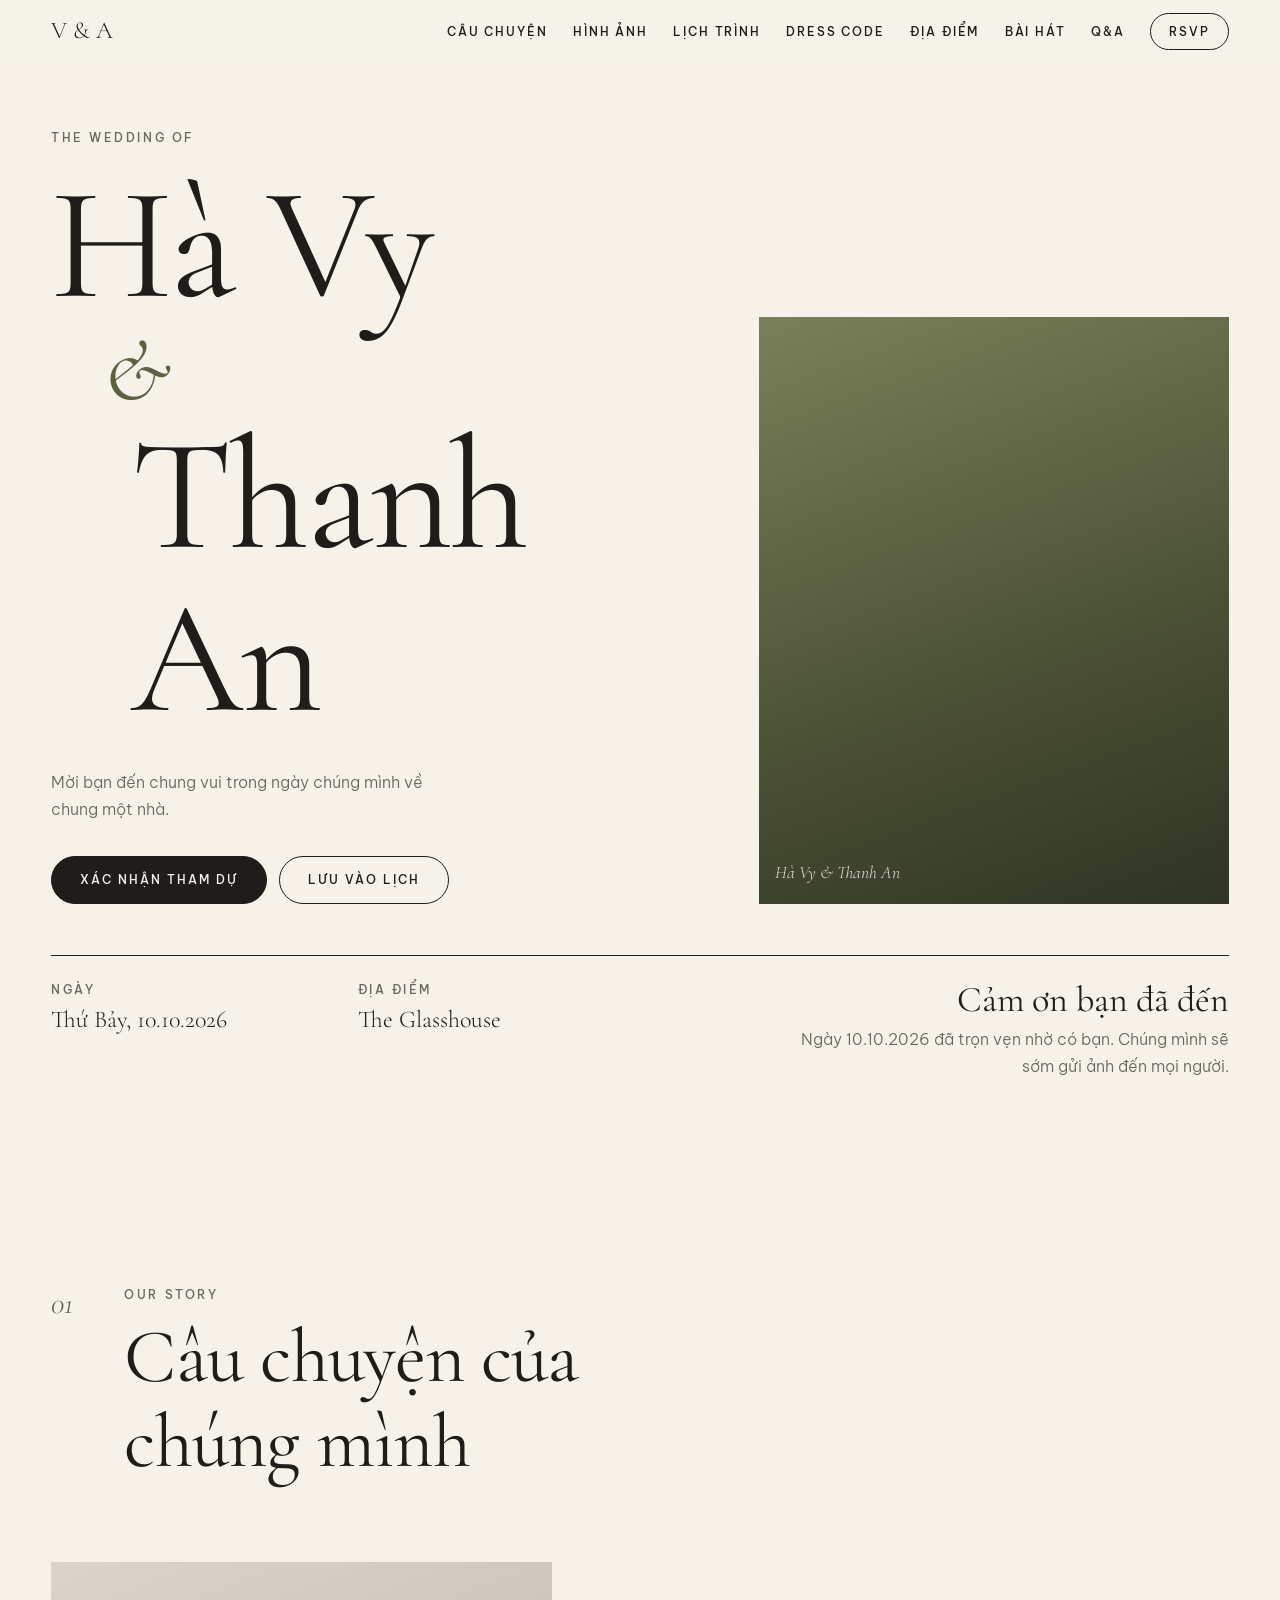
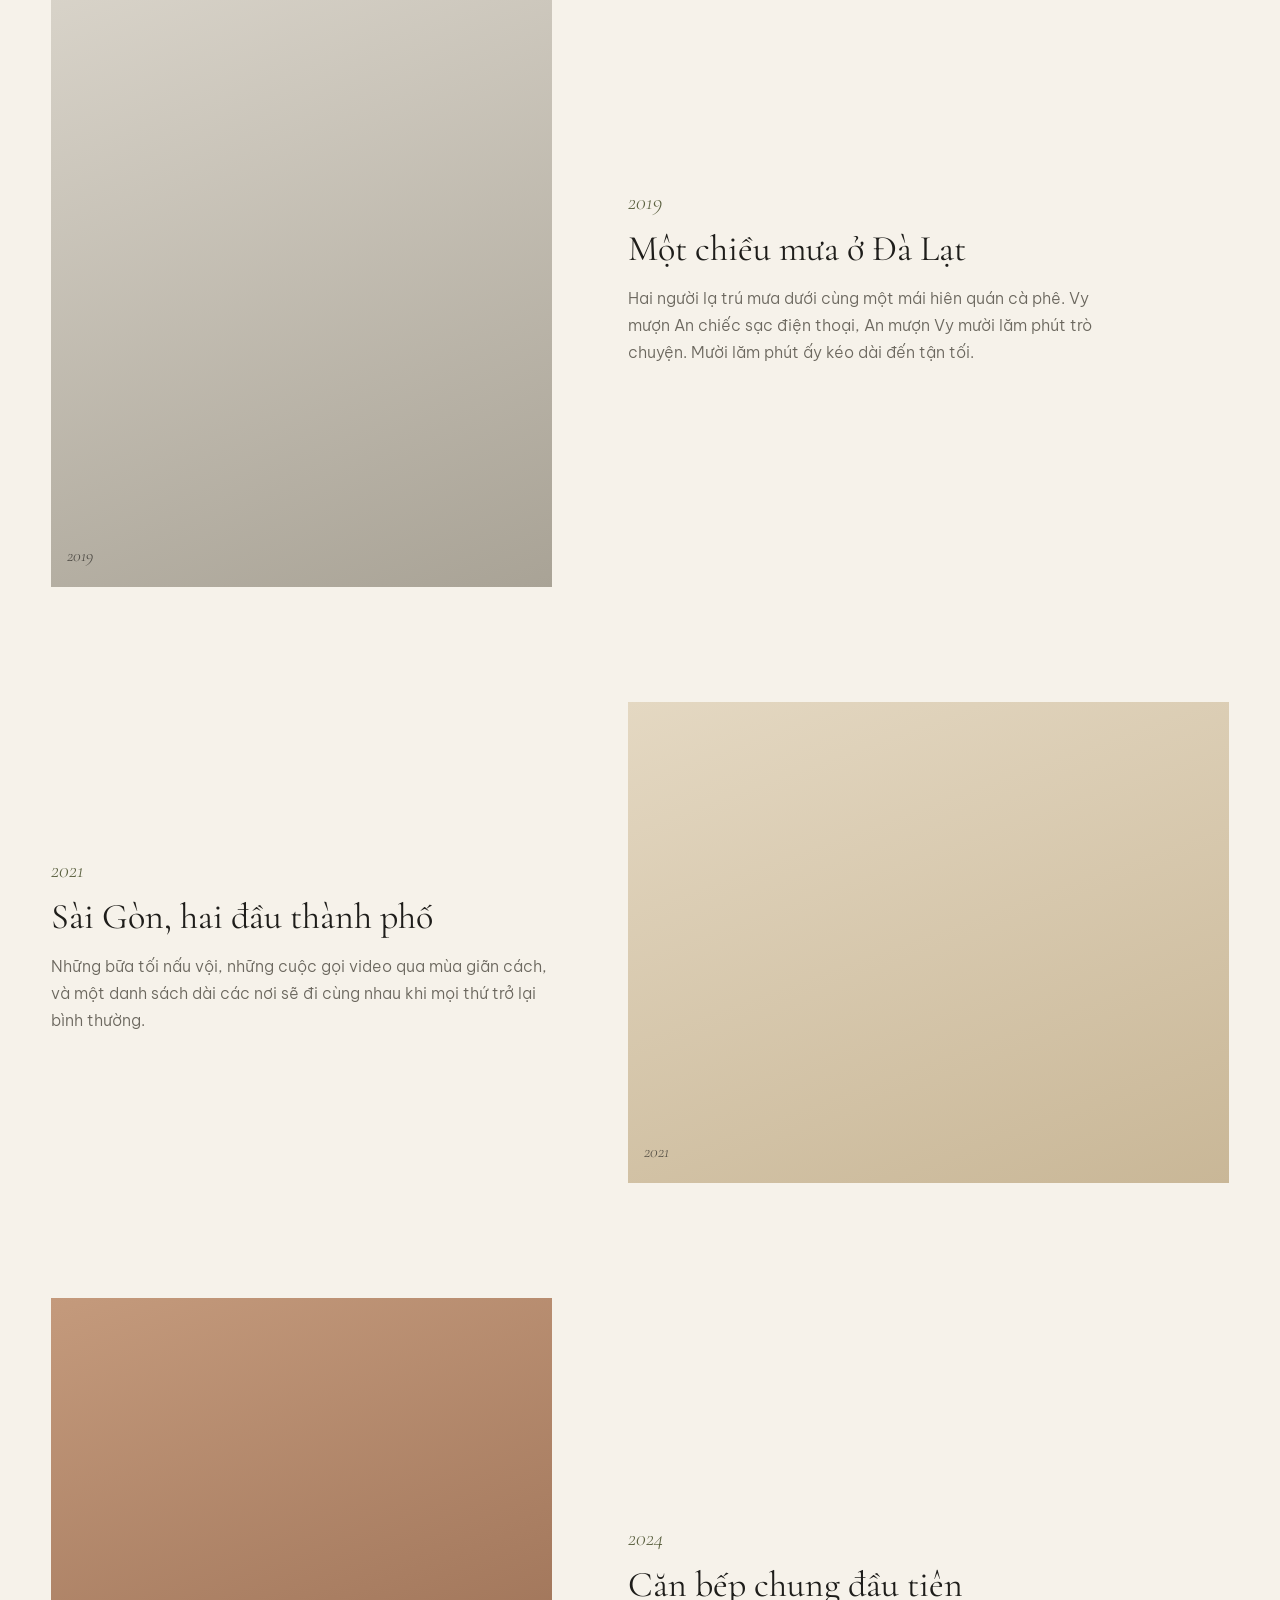
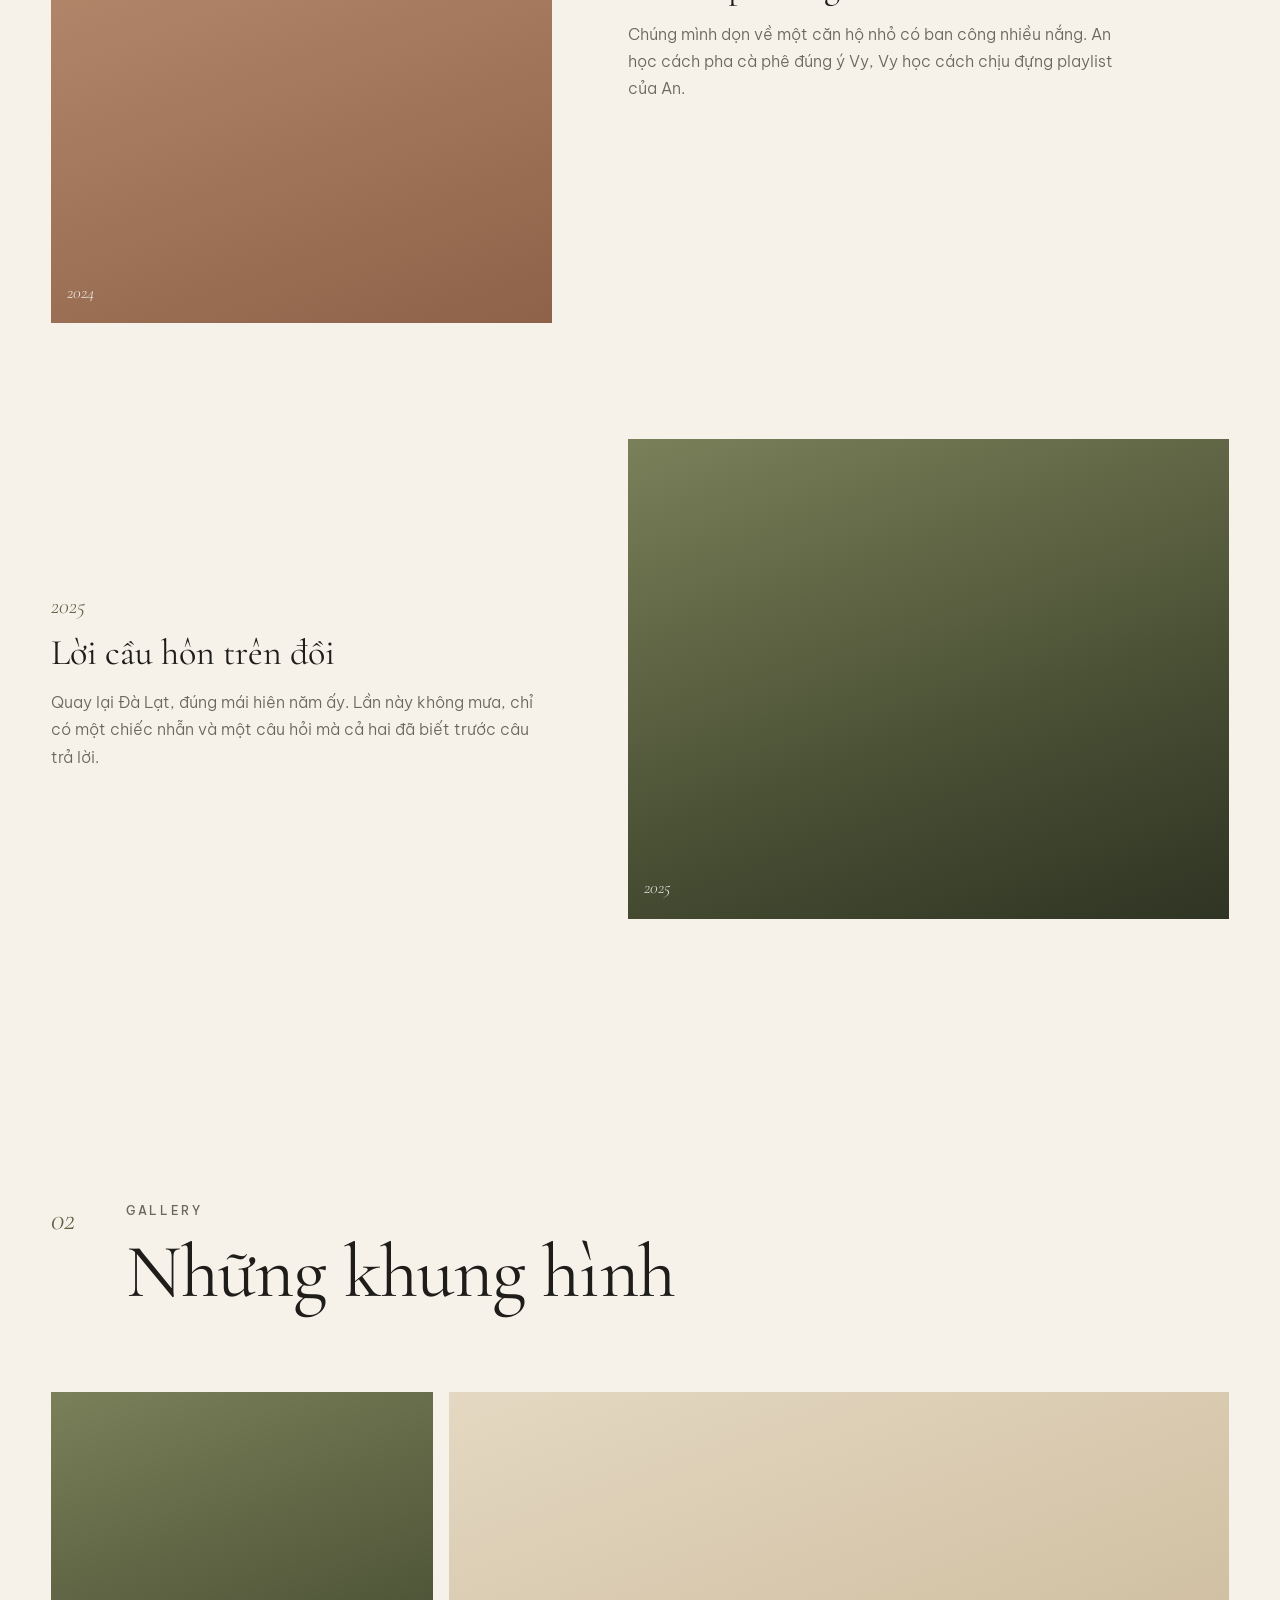
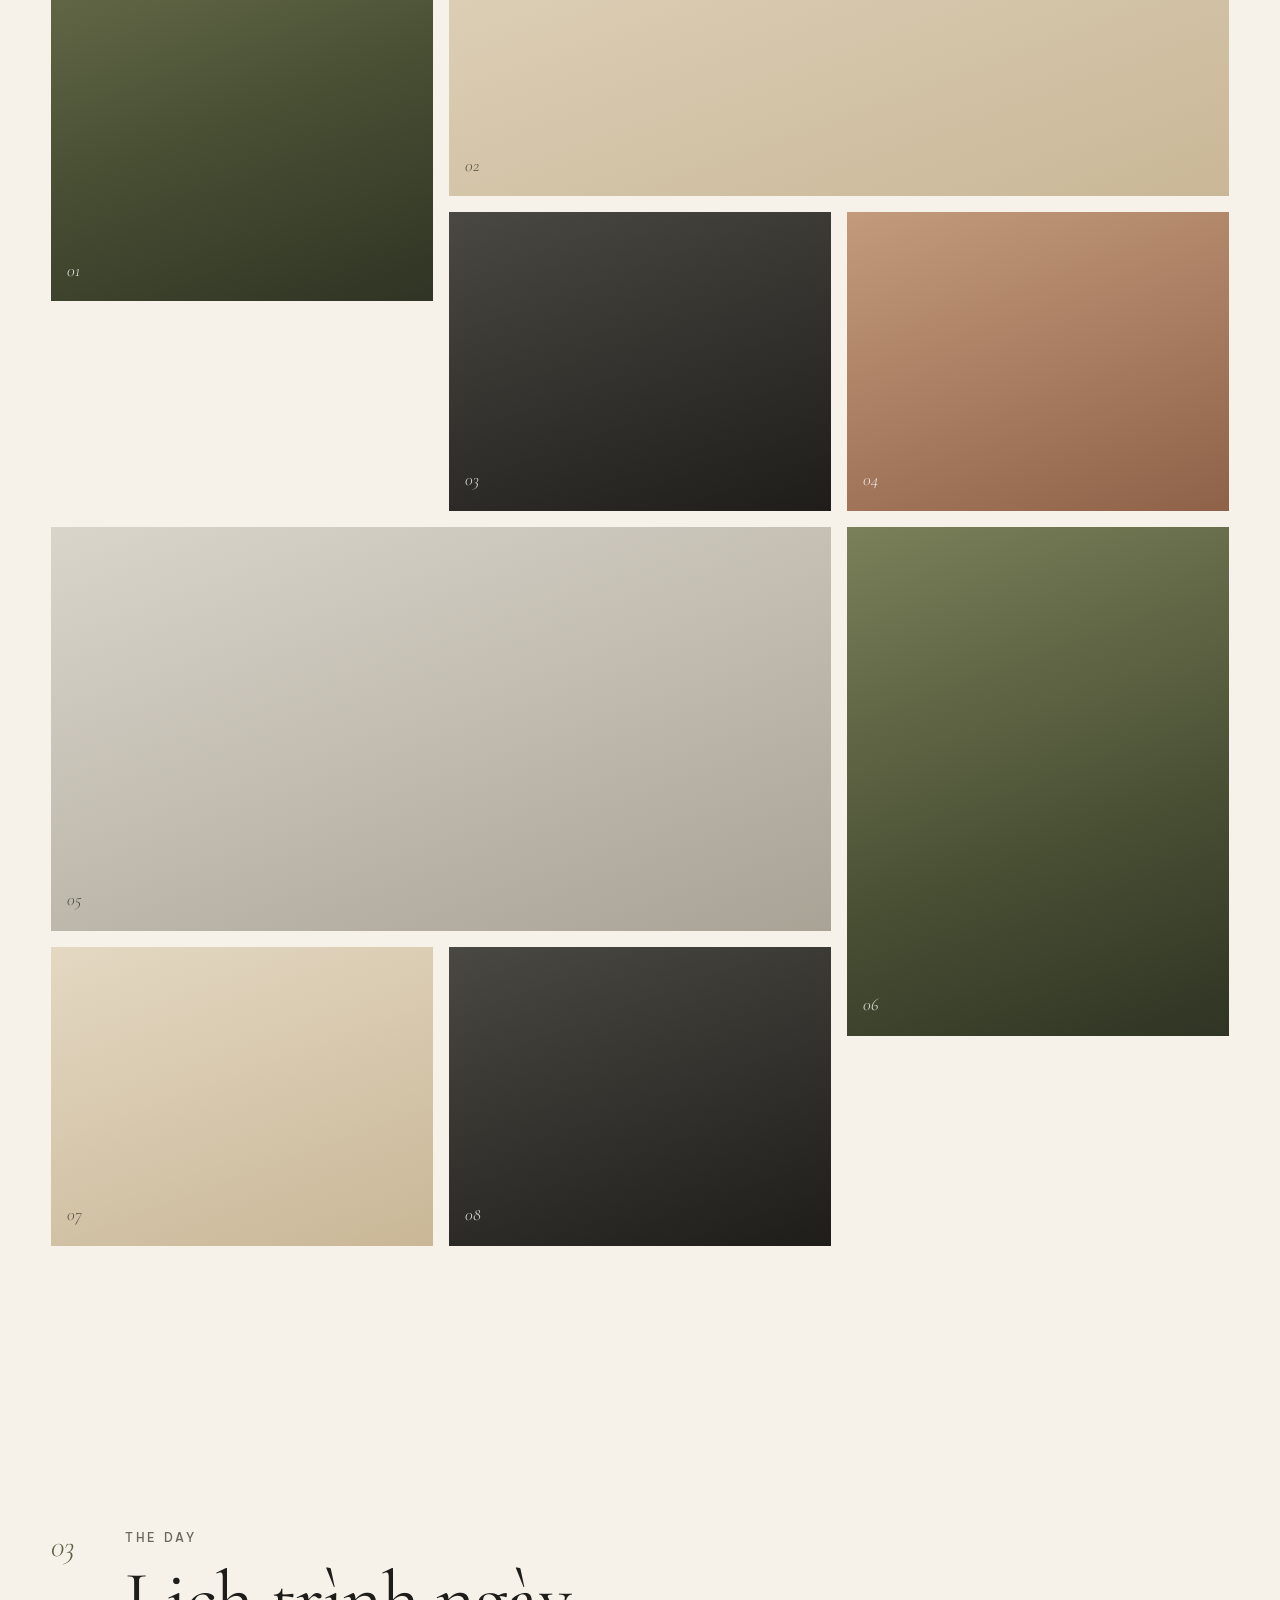
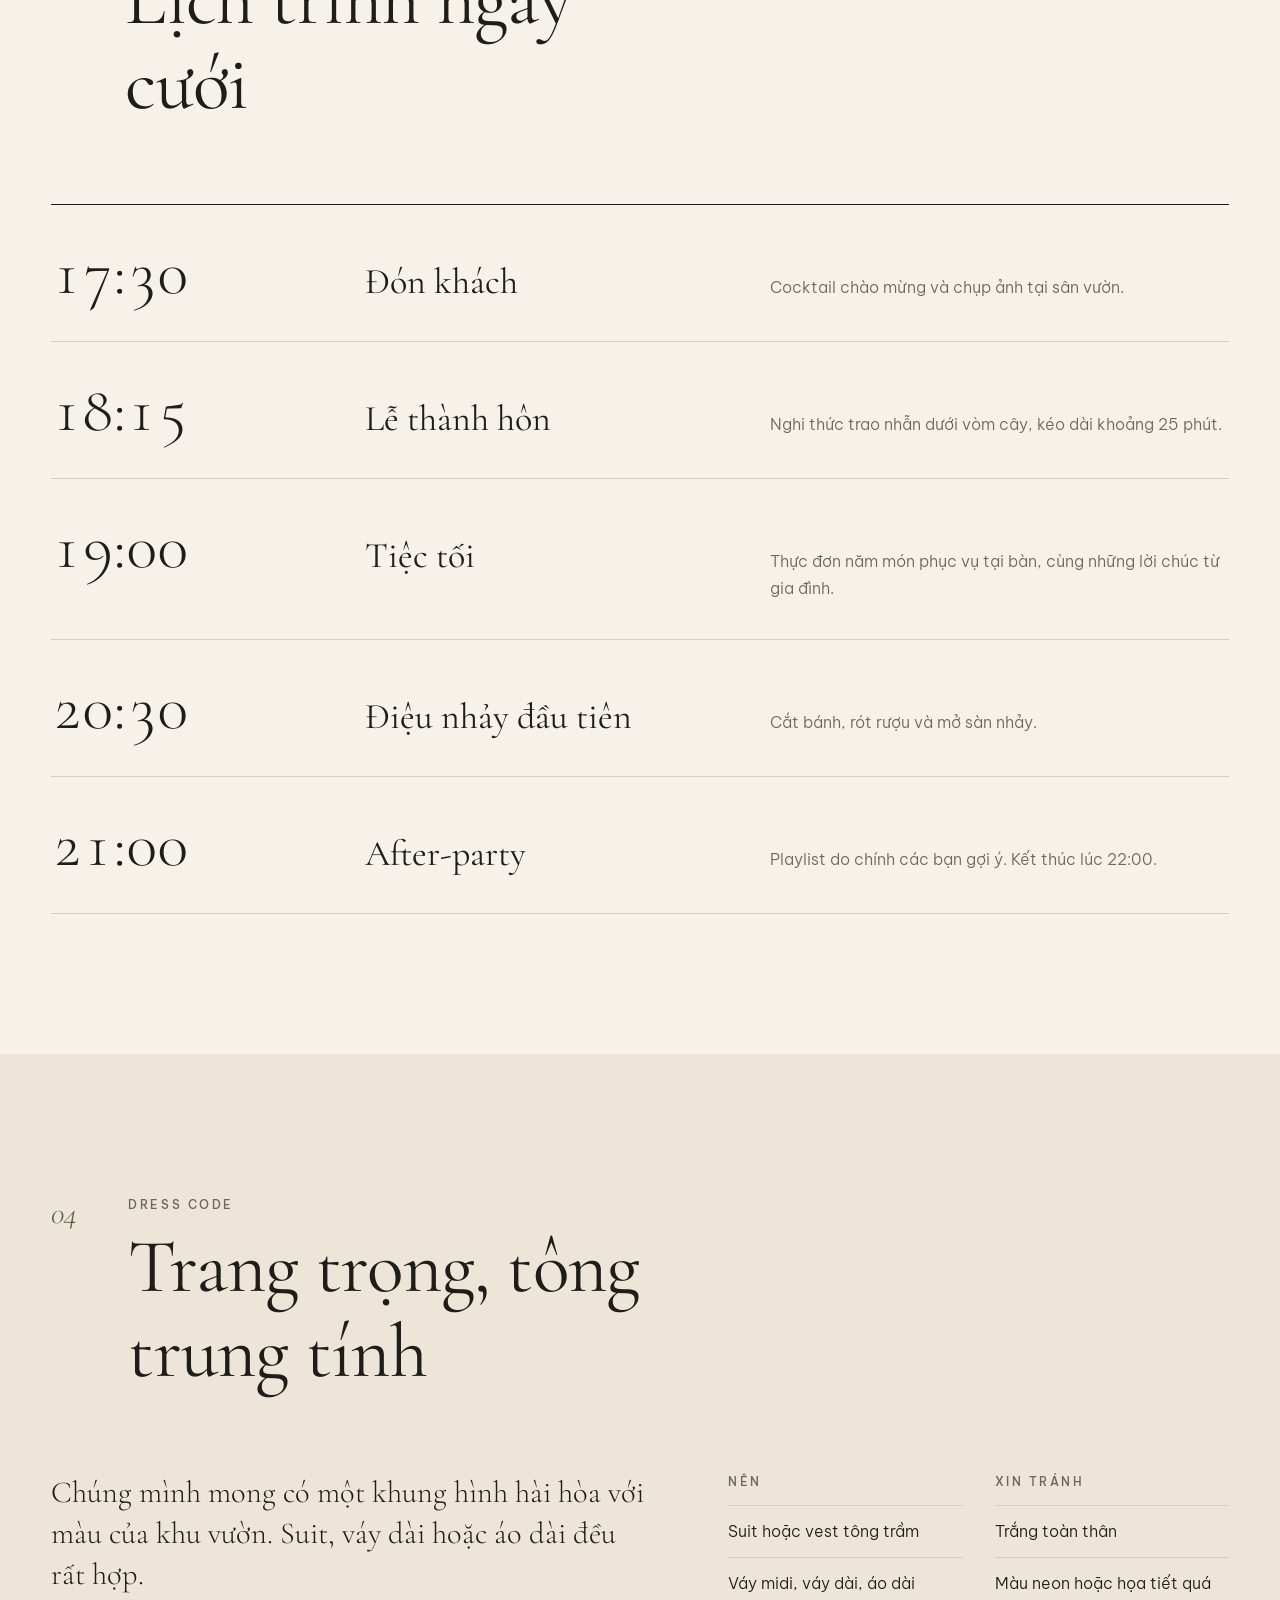
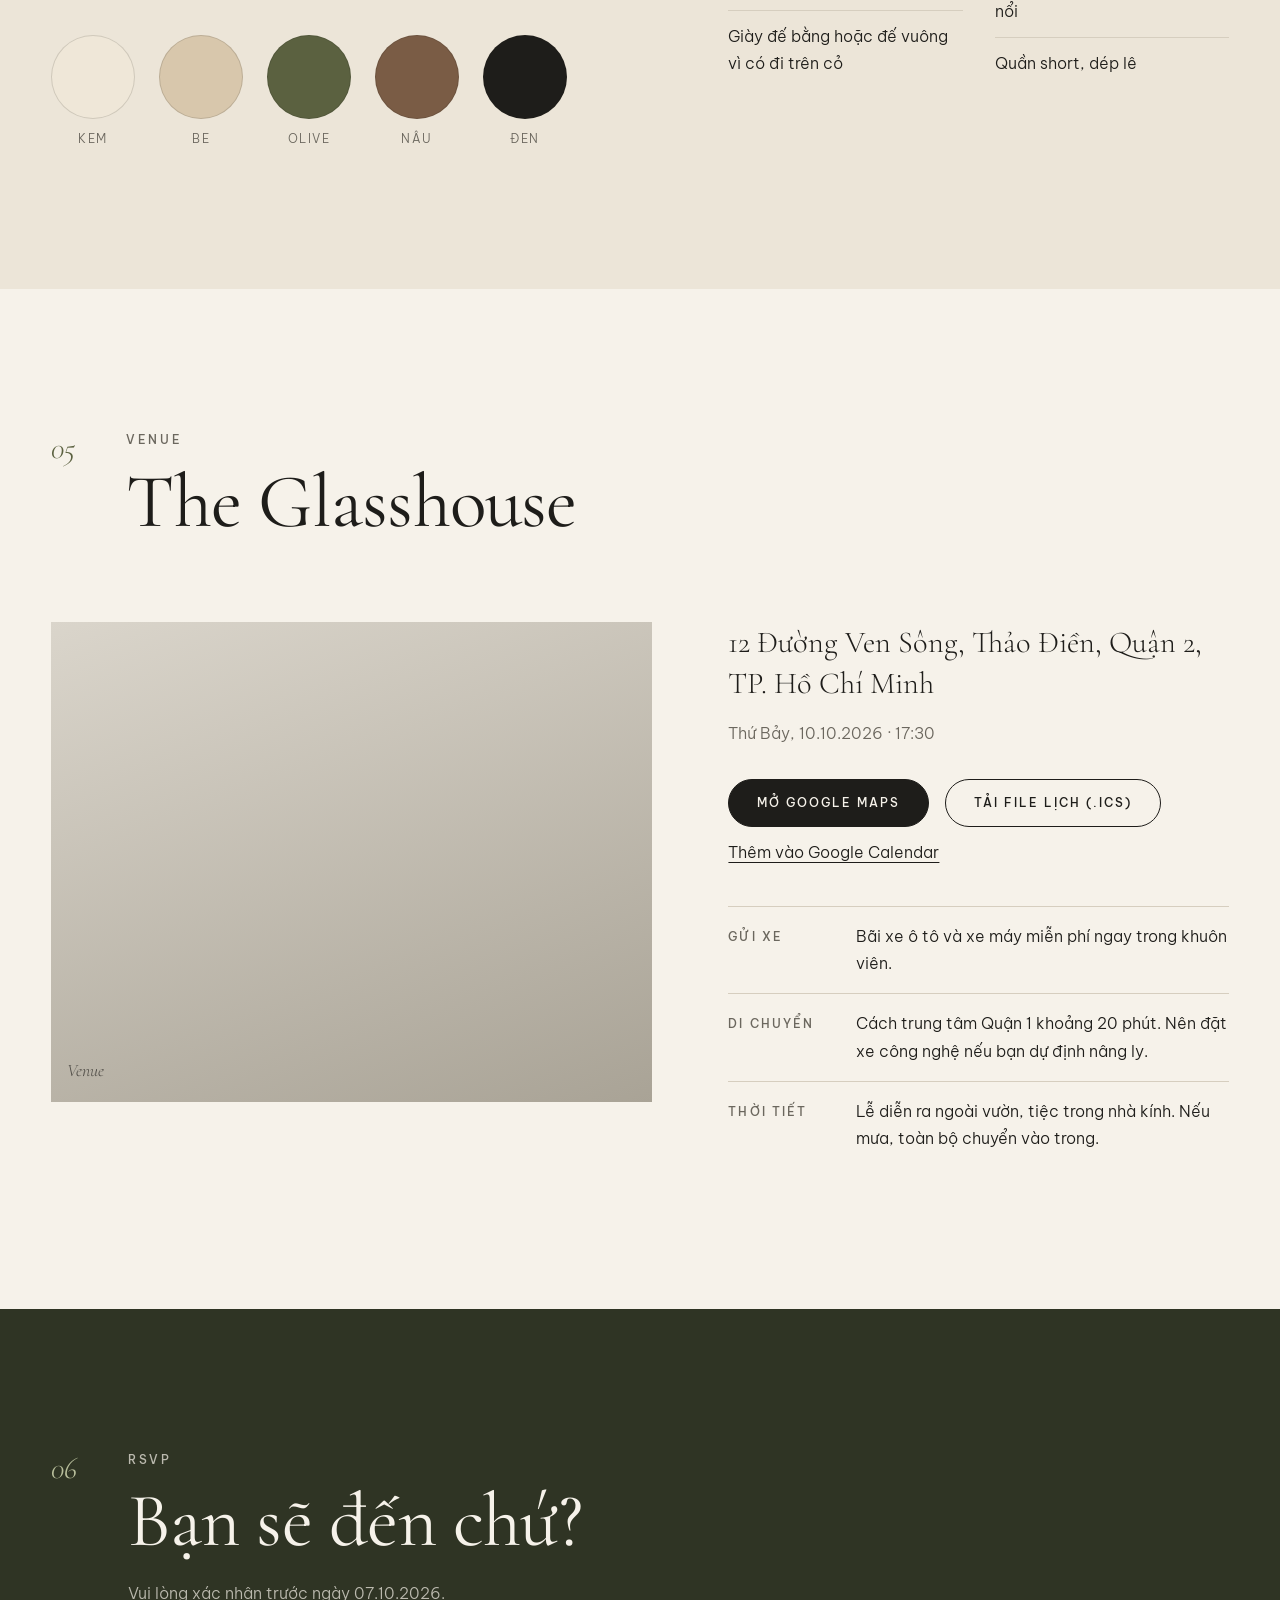
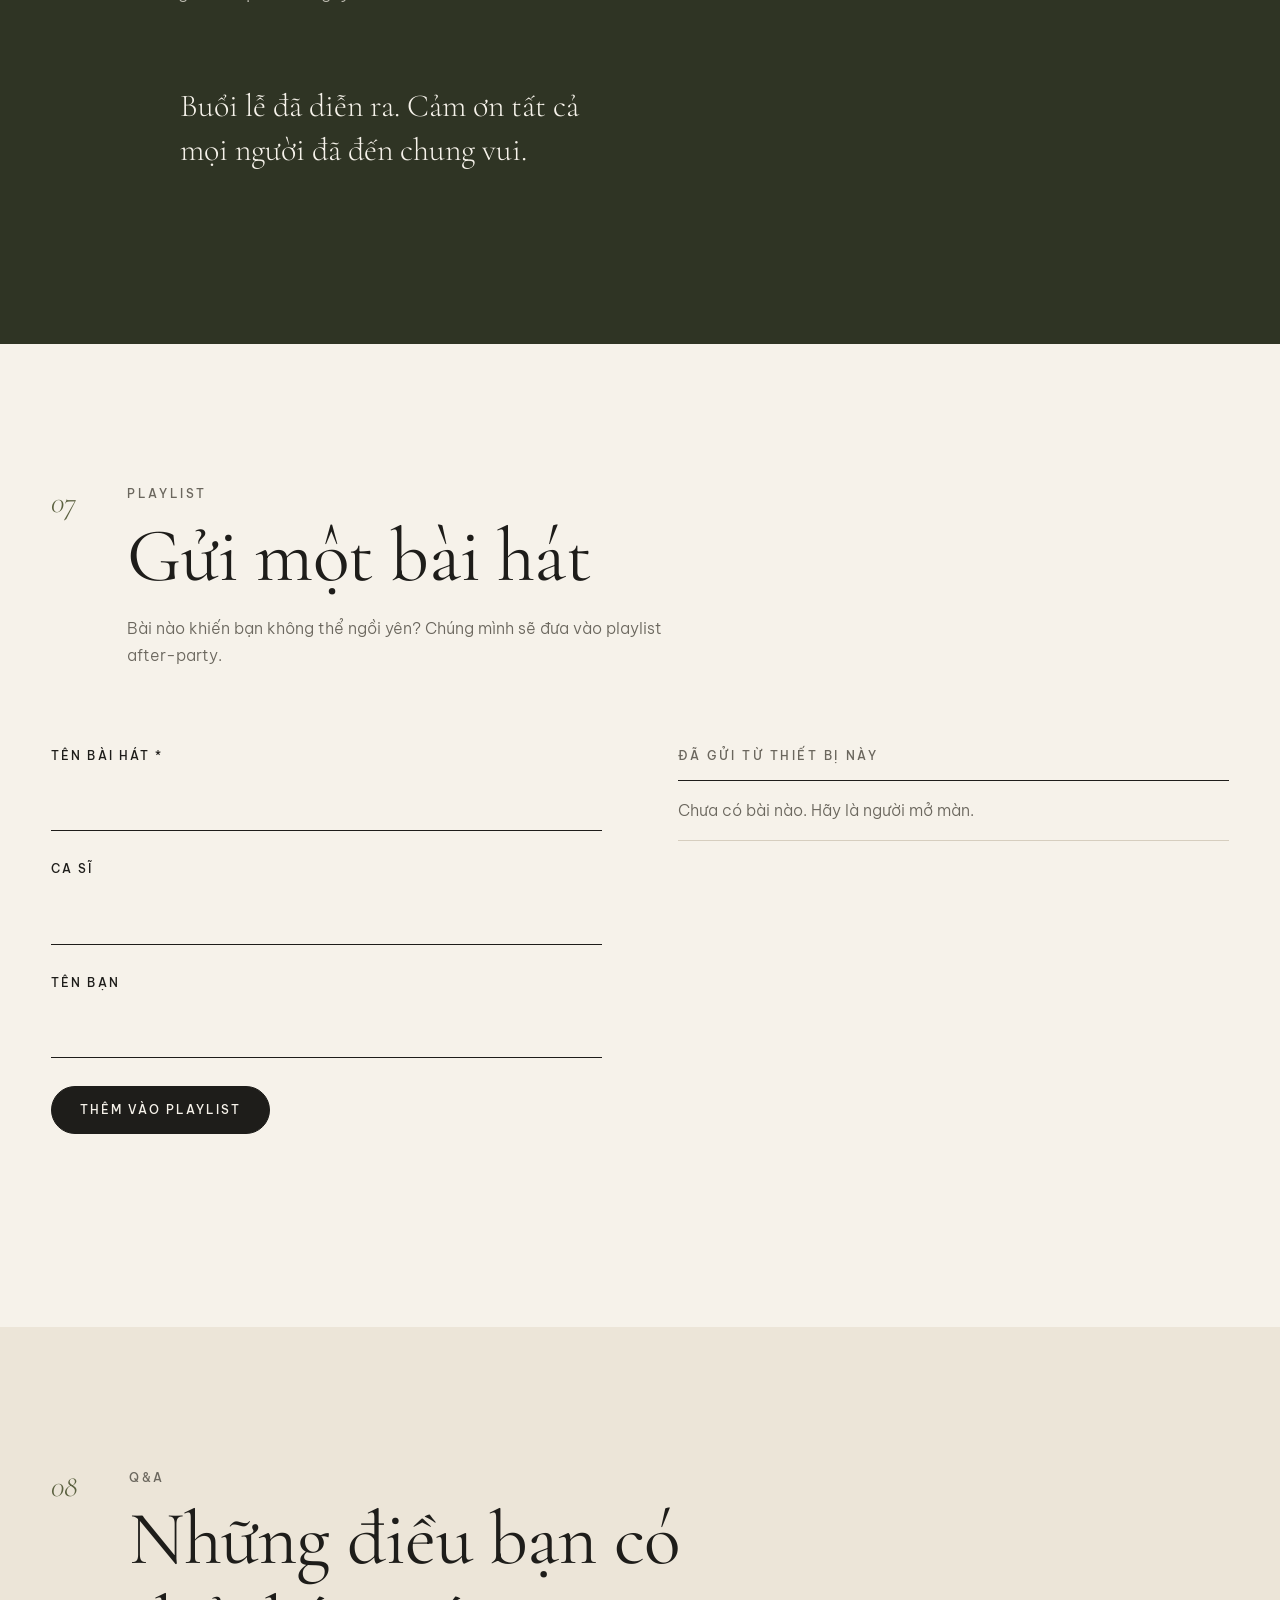
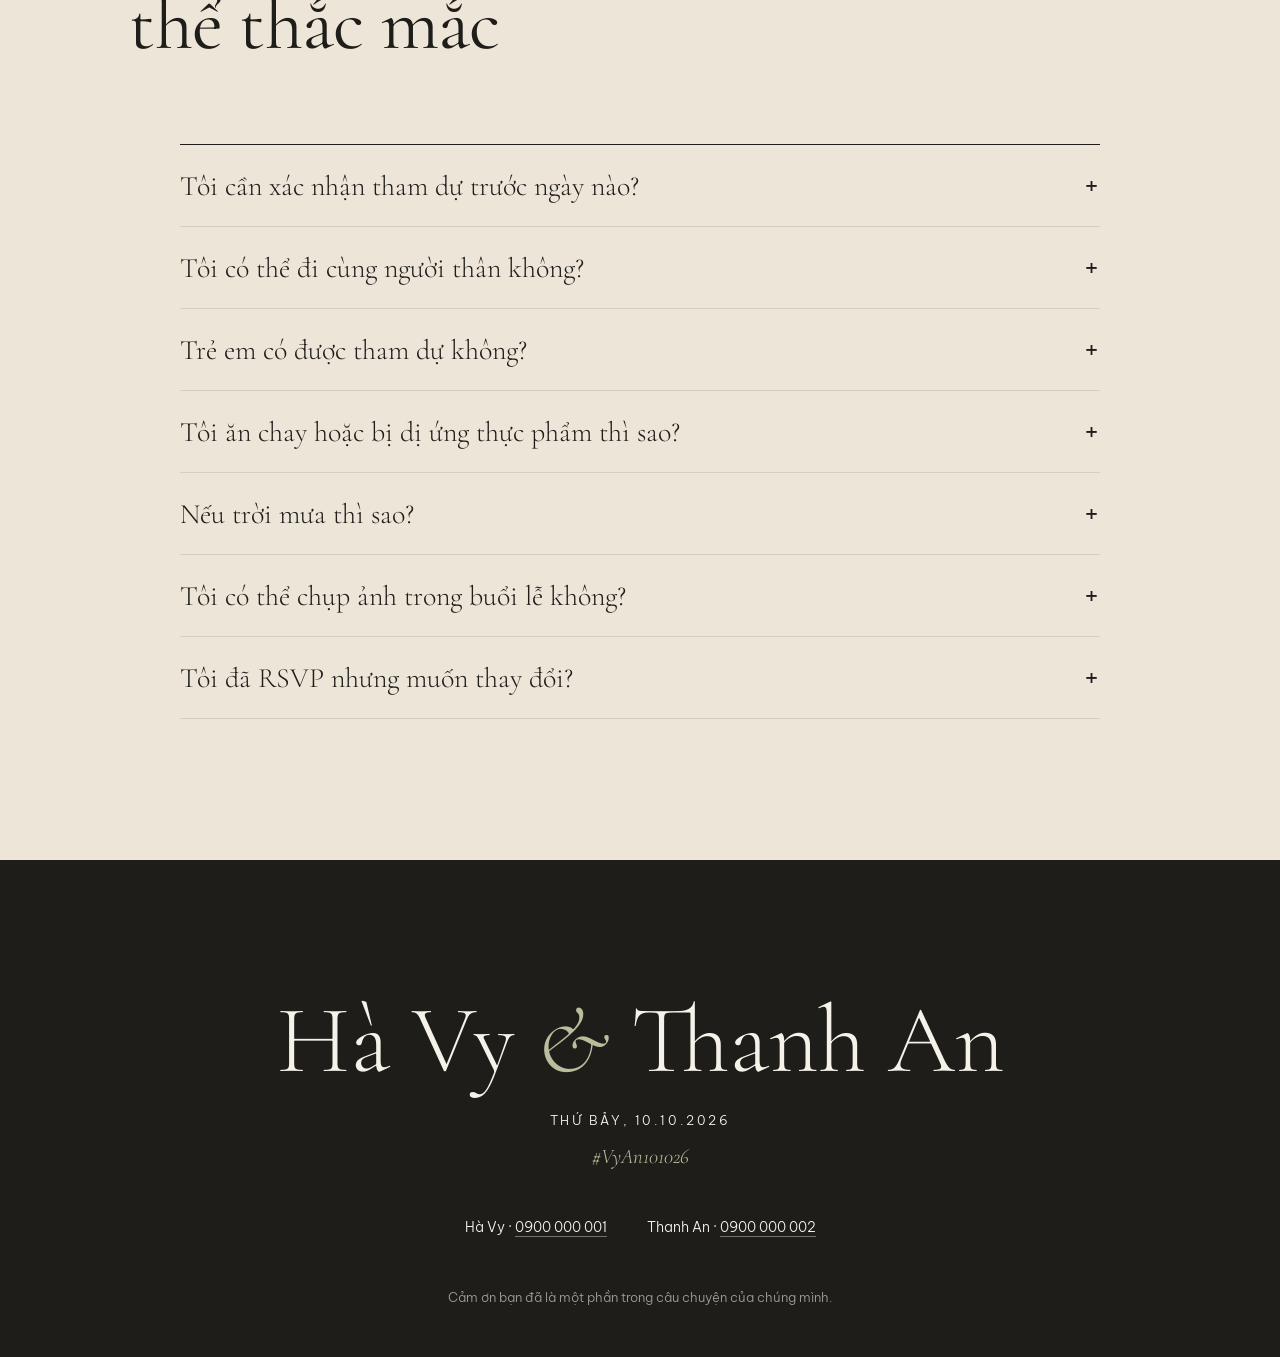
<file: index.html>
<!DOCTYPE html>
<html lang="vi">
<head>
  <meta charset="UTF-8">
  <meta name="viewport" content="width=device-width, initial-scale=1">
  <title>Hà Vy & Thanh An · 10.10.2026</title>
  <meta name="description" content="Mời bạn đến chung vui cùng Hà Vy và Thanh An, Thứ Bảy 10.10.2026.">
  <meta property="og:title" content="Hà Vy & Thanh An · 10.10.2026">
  <meta property="og:description" content="Câu chuyện, lịch trình, địa điểm và RSVP cho ngày cưới của chúng mình.">
  <meta property="og:type" content="website">
  <meta property="og:image" content="images/og-cover.jpg">
  <meta name="theme-color" content="#F6F2EA">
  <link rel="preconnect" href="https://fonts.googleapis.com">
  <link rel="preconnect" href="https://fonts.gstatic.com" crossorigin>
  <link href="https://fonts.googleapis.com/css2?family=Be+Vietnam+Pro:wght@300;400;500&family=Cormorant+Garamond:ital,wght@0,400;0,500;1,400&display=swap" rel="stylesheet">
  <link rel="stylesheet" href="css/styles.css">
  <script>document.documentElement.classList.add("js");</script>
</head>
<body>
  <a class="skip" href="#main">Bỏ qua điều hướng</a>

  <header class="nav" id="nav">
    <a class="nav__mark" href="#top" data-bind="monogram">V &amp; A</a>
    <button class="nav__toggle" id="nav-toggle" aria-expanded="false" aria-controls="nav-links">
      <span class="nav__toggle-label">Menu</span>
    </button>
    <nav class="nav__links" id="nav-links" aria-label="Điều hướng chính">
      <a href="#story">Câu chuyện</a>
      <a href="#gallery">Hình ảnh</a>
      <a href="#schedule">Lịch trình</a>
      <a href="#dress">Dress code</a>
      <a href="#venue">Địa điểm</a>
      <a href="#songs">Bài hát</a>
      <a href="#qa">Q&amp;A</a>
      <a class="nav__cta" href="#rsvp">RSVP</a>
    </nav>
  </header>

  <main id="main">
    <!-- HERO -->
    <section class="hero" id="top">
      <div class="hero__text">
        <p class="eyebrow">The wedding of</p>
        <h1 class="hero__names">
          <span data-bind="bride">Hà Vy</span>
          <em class="hero__amp">&amp;</em>
          <span data-bind="groom">Thanh An</span>
        </h1>
        <p class="hero__tagline" data-bind="tagline"></p>
        <div class="hero__actions">
          <a class="btn btn--solid" href="#rsvp">Xác nhận tham dự</a>
          <button class="btn" type="button" data-ics>Lưu vào lịch</button>
        </div>
      </div>
      <div class="hero__image" id="hero-image"></div>
      <div class="hero__meta">
        <div>
          <p class="eyebrow">Ngày</p>
          <p class="hero__meta-value" data-bind="dateLabel"></p>
        </div>
        <div>
          <p class="eyebrow">Địa điểm</p>
          <p class="hero__meta-value" data-bind="venueName"></p>
        </div>
        <div class="hero__count" id="countdown" aria-live="off"></div>
      </div>
    </section>

    <!-- 01 STORY -->
    <section class="section" id="story">
      <header class="sec-head reveal">
        <span class="sec-num">01</span>
        <p class="eyebrow">Our Story</p>
        <h2>Câu chuyện của chúng mình</h2>
      </header>
      <div class="story" id="story-list"></div>
    </section>

    <!-- 02 GALLERY -->
    <section class="section" id="gallery">
      <header class="sec-head reveal">
        <span class="sec-num">02</span>
        <p class="eyebrow">Gallery</p>
        <h2>Những khung hình</h2>
      </header>
      <div class="gallery" id="gallery-grid"></div>
    </section>

    <!-- 03 SCHEDULE -->
    <section class="section" id="schedule">
      <header class="sec-head reveal">
        <span class="sec-num">03</span>
        <p class="eyebrow">The Day</p>
        <h2>Lịch trình ngày cưới</h2>
      </header>
      <ol class="schedule" id="schedule-list"></ol>
    </section>

    <!-- 04 DRESS CODE -->
    <section class="section section--tint" id="dress">
      <header class="sec-head reveal">
        <span class="sec-num">04</span>
        <p class="eyebrow">Dress Code</p>
        <h2 id="dress-title"></h2>
      </header>
      <div class="dress reveal">
        <div class="dress__intro">
          <p class="lead" id="dress-text"></p>
          <ul class="swatches" id="dress-palette" aria-label="Bảng màu gợi ý"></ul>
        </div>
        <div class="dress__lists">
          <div>
            <p class="eyebrow">Nên</p>
            <ul class="plain-list" id="dress-dos"></ul>
          </div>
          <div>
            <p class="eyebrow">Xin tránh</p>
            <ul class="plain-list" id="dress-donts"></ul>
          </div>
        </div>
      </div>
    </section>

    <!-- 05 VENUE -->
    <section class="section" id="venue">
      <header class="sec-head reveal">
        <span class="sec-num">05</span>
        <p class="eyebrow">Venue</p>
        <h2 data-bind="venueName"></h2>
      </header>
      <div class="venue reveal">
        <div class="venue__image" id="venue-image"></div>
        <div class="venue__info">
          <p class="lead" data-bind="venueAddress"></p>
          <p class="venue__when"><span data-bind="dateLabel"></span> · <span data-bind="timeLabel"></span></p>
          <div class="venue__actions">
            <a class="btn btn--solid" id="map-link" target="_blank" rel="noopener">Mở Google Maps</a>
            <button class="btn" type="button" data-ics>Tải file lịch (.ics)</button>
            <a class="link" data-gcal target="_blank" rel="noopener">Thêm vào Google Calendar</a>
          </div>
          <dl class="notes" id="venue-notes"></dl>
        </div>
      </div>
    </section>

    <!-- 06 RSVP -->
    <section class="section section--dark" id="rsvp">
      <header class="sec-head reveal">
        <span class="sec-num">06</span>
        <p class="eyebrow">RSVP</p>
        <h2>Bạn sẽ đến chứ?</h2>
        <p class="sec-sub">Vui lòng xác nhận trước ngày <span data-bind="rsvpDeadlineLabel"></span>.</p>
      </header>

      <div class="rsvp reveal">
        <div class="notice" id="rsvp-closed" hidden></div>

        <div class="rsvp__done" id="rsvp-done" hidden tabindex="-1">
          <p class="eyebrow">Đã ghi nhận</p>
          <h3 id="rsvp-done-title"></h3>
          <dl class="summary" id="rsvp-done-summary"></dl>
          <button class="btn" type="button" id="rsvp-edit">Chỉnh sửa</button>
        </div>

        <form class="form" id="rsvp-form" novalidate hidden>
          <div class="field">
            <label for="rsvp-name">Họ và tên <span aria-hidden="true">*</span></label>
            <input id="rsvp-name" name="name" type="text" autocomplete="name" required aria-describedby="err-name">
            <p class="error" id="err-name" role="alert"></p>
          </div>
          <div class="field">
            <label for="rsvp-phone">Số điện thoại</label>
            <input id="rsvp-phone" name="phone" type="tel" autocomplete="tel" inputmode="tel" aria-describedby="err-phone">
            <p class="error" id="err-phone" role="alert"></p>
          </div>

          <fieldset class="field field--full">
            <legend>Bạn có tham dự không? <span aria-hidden="true">*</span></legend>
            <div class="choices">
              <label class="choice"><input type="radio" name="attending" value="yes"><span>Có, mình sẽ đến</span></label>
              <label class="choice"><input type="radio" name="attending" value="no"><span>Rất tiếc, mình không thể</span></label>
            </div>
            <p class="error" id="err-attending" role="alert"></p>
          </fieldset>

          <div class="field" data-if-attending>
            <label for="rsvp-guests">Số người đi cùng</label>
            <select id="rsvp-guests" name="guests">
              <option value="0">Chỉ mình tôi</option>
              <option value="1">1 người</option>
              <option value="2">2 người</option>
              <option value="3">3 người</option>
              <option value="4">4 người</option>
            </select>
          </div>
          <div class="field" data-if-attending>
            <label for="rsvp-diet">Chế độ ăn hoặc dị ứng</label>
            <input id="rsvp-diet" name="diet" type="text" placeholder="Ví dụ: ăn chay, dị ứng hải sản">
          </div>

          <fieldset class="field field--full">
            <legend>Bạn là khách của</legend>
            <div class="choices">
              <label class="choice"><input type="radio" name="side" value="Cô dâu"><span>Cô dâu</span></label>
              <label class="choice"><input type="radio" name="side" value="Chú rể"><span>Chú rể</span></label>
              <label class="choice"><input type="radio" name="side" value="Cả hai"><span>Cả hai</span></label>
            </div>
          </fieldset>

          <div class="field field--full">
            <label for="rsvp-message">Lời nhắn cho cô dâu chú rể</label>
            <textarea id="rsvp-message" name="message" rows="3"></textarea>
          </div>

          <div class="form__actions field--full">
            <button class="btn btn--solid" type="submit">Gửi xác nhận</button>
            <button class="btn" type="button" id="rsvp-cancel" hidden>Hủy</button>
          </div>
        </form>
      </div>
    </section>

    <!-- 07 SONGS -->
    <section class="section" id="songs">
      <header class="sec-head reveal">
        <span class="sec-num">07</span>
        <p class="eyebrow">Playlist</p>
        <h2>Gửi một bài hát</h2>
        <p class="sec-sub">Bài nào khiến bạn không thể ngồi yên? Chúng mình sẽ đưa vào playlist after-party.</p>
      </header>
      <div class="songs reveal">
        <form class="form form--songs" id="song-form" novalidate>
          <div class="field">
            <label for="song-title">Tên bài hát <span aria-hidden="true">*</span></label>
            <input id="song-title" name="title" type="text" required aria-describedby="err-song">
            <p class="error" id="err-song" role="alert"></p>
          </div>
          <div class="field">
            <label for="song-artist">Ca sĩ</label>
            <input id="song-artist" name="artist" type="text">
          </div>
          <div class="field">
            <label for="song-by">Tên bạn</label>
            <input id="song-by" name="by" type="text" autocomplete="name">
          </div>
          <div class="form__actions">
            <button class="btn btn--solid" type="submit">Thêm vào playlist</button>
          </div>
          <p class="form__status" id="song-status" role="status"></p>
        </form>
        <div class="songs__list">
          <p class="eyebrow">Đã gửi từ thiết bị này</p>
          <ol class="tracklist" id="song-list"></ol>
        </div>
      </div>
    </section>

    <!-- 08 Q&A -->
    <section class="section section--tint" id="qa">
      <header class="sec-head reveal">
        <span class="sec-num">08</span>
        <p class="eyebrow">Q&amp;A</p>
        <h2>Những điều bạn có thể thắc mắc</h2>
      </header>
      <div class="qa reveal" id="qa-list"></div>
    </section>
  </main>

  <footer class="footer">
    <p class="footer__names"><span data-bind="bride"></span> <em>&amp;</em> <span data-bind="groom"></span></p>
    <p class="footer__date" data-bind="dateLabel"></p>
    <p class="footer__tag" data-bind="hashtag"></p>
    <ul class="footer__contact" id="contact-list"></ul>
    <p class="footer__thanks">Cảm ơn bạn đã là một phần trong câu chuyện của chúng mình.</p>
  </footer>

  <div class="lightbox" id="lightbox" role="dialog" aria-modal="true" aria-label="Xem ảnh" hidden>
    <button class="lightbox__btn lightbox__close" type="button" id="lb-close" aria-label="Đóng">Đóng</button>
    <button class="lightbox__btn lightbox__prev" type="button" id="lb-prev" aria-label="Ảnh trước">←</button>
    <div class="lightbox__stage" id="lb-stage"></div>
    <button class="lightbox__btn lightbox__next" type="button" id="lb-next" aria-label="Ảnh sau">→</button>
    <p class="lightbox__caption" id="lb-caption"></p>
  </div>

  <script src="js/content.js"></script>
  <script src="js/storage.js"></script>
  <script src="js/app.js"></script>
</body>
</html>
</file>
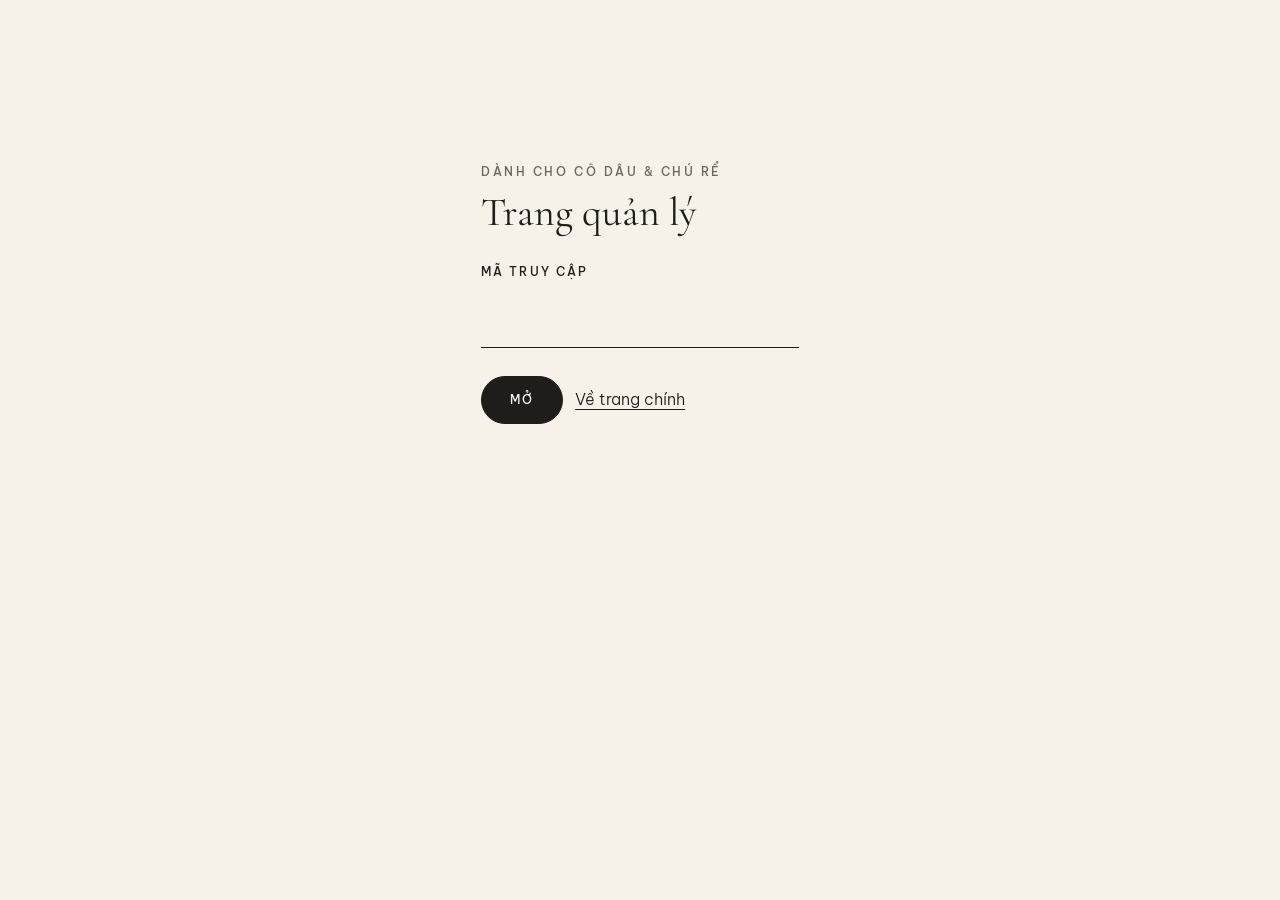
<file: admin.html>
<!DOCTYPE html>
<html lang="vi">
<head>
  <meta charset="UTF-8">
  <meta name="viewport" content="width=device-width, initial-scale=1">
  <meta name="robots" content="noindex, nofollow">
  <title>Quản lý · Hà Vy & Thanh An</title>
  <link rel="preconnect" href="https://fonts.googleapis.com">
  <link rel="preconnect" href="https://fonts.gstatic.com" crossorigin>
  <link href="https://fonts.googleapis.com/css2?family=Be+Vietnam+Pro:wght@300;400;500&family=Cormorant+Garamond:ital,wght@0,400;0,500;1,400&display=swap" rel="stylesheet">
  <link rel="stylesheet" href="css/styles.css">
</head>
<body>
  <section class="gate" id="gate">
    <p class="eyebrow">Dành cho cô dâu &amp; chú rể</p>
    <h1>Trang quản lý</h1>
    <form class="form" id="gate-form" novalidate>
      <div class="field">
        <label for="gate-code">Mã truy cập</label>
        <input id="gate-code" type="password" autocomplete="off" aria-describedby="gate-error">
        <p class="error" id="gate-error" role="alert"></p>
      </div>
      <div class="form__actions">
        <button class="btn btn--solid" type="submit">Mở</button>
        <a class="link" href="index.html">Về trang chính</a>
      </div>
    </form>
  </section>

  <main class="admin" id="admin" hidden>
    <header class="admin__head">
      <div>
        <p class="eyebrow">Quản lý</p>
        <h1>Hà Vy &amp; Thanh An</h1>
      </div>
      <a class="link" href="index.html">Về trang chính</a>
    </header>
    <p class="admin__note"><span id="sync-note" role="status"></span> <button class="btn-text" type="button" id="refresh">Tải lại</button></p>

    <div class="stats" id="stats"></div>

    <section class="admin__block">
      <div class="admin__block-head">
        <h2 style="font-size:2rem">Danh sách RSVP</h2>
        <button class="btn btn--small" type="button" id="export-rsvp">Xuất CSV</button>
      </div>
      <div id="rsvp-table"></div>
    </section>

    <section class="admin__block">
      <div class="admin__block-head">
        <h2 style="font-size:2rem">Bài hát được gửi</h2>
        <button class="btn btn--small" type="button" id="export-songs">Xuất CSV</button>
      </div>
      <div id="song-table"></div>
    </section>
  </main>

  <script src="js/content.js"></script>
  <script src="js/storage.js"></script>
  <script src="js/admin.js"></script>
</body>
</html>
</file>
<file: css/styles.css>
/* ============ Tokens ============ */
:root {
  --paper: #F6F2EA;
  --paper-2: #ECE5D8;
  --ink: #1E1D1A;
  --muted: #6B675E;
  --line: #D6CEBF;
  --olive: #5B6140;
  --olive-deep: #2F3424;
  --error: #9C3B2A;
  --serif: "Cormorant Garamond", "Playfair Display", Georgia, "Times New Roman", serif;
  --sans: "Be Vietnam Pro", -apple-system, BlinkMacSystemFont, "Segoe UI", Roboto, Arial, sans-serif;
  --gutter: clamp(16px, 4vw, 64px);
  --max: 1320px;
  --nav-h: 64px;
}

/* ============ Base ============ */
*, *::before, *::after { box-sizing: border-box; }
html { scroll-behavior: smooth; scroll-padding-top: var(--nav-h); -webkit-text-size-adjust: 100%; }
body {
  margin: 0;
  background: var(--paper);
  color: var(--ink);
  font-family: var(--sans);
  font-weight: 300;
  font-size: 16px;
  line-height: 1.7;
  overflow-x: hidden;
}
h1, h2, h3, p, ul, ol, dl, dd, figure, fieldset { margin: 0; padding: 0; }
ul, ol { list-style: none; }
fieldset { border: 0; min-width: 0; }
img { display: block; max-width: 100%; }
a { color: inherit; }
button, input, select, textarea { font: inherit; color: inherit; }
[hidden] { display: none !important; }
:focus-visible { outline: 2px solid var(--olive); outline-offset: 3px; }

h1, h2, h3 { font-family: var(--serif); font-weight: 400; line-height: 1.12; }
h2 { font-size: clamp(2.25rem, 6vw, 4.75rem); letter-spacing: -0.01em; max-width: 16ch; }
h3 { font-size: clamp(1.6rem, 3vw, 2.25rem); }
em { font-style: italic; }

.eyebrow {
  font-size: 0.72rem;
  font-weight: 500;
  letter-spacing: 0.22em;
  text-transform: uppercase;
  color: var(--muted);
}
.lead { font-family: var(--serif); font-size: clamp(1.35rem, 2.4vw, 1.9rem); line-height: 1.35; }
.link { text-underline-offset: 4px; }
.link:hover { color: var(--olive); }

.skip {
  position: absolute; left: 16px; top: -100px; z-index: 100;
  background: var(--ink); color: var(--paper); padding: 10px 16px;
}
.skip:focus { top: 12px; }

/* ============ Buttons ============ */
.btn {
  display: inline-flex; align-items: center; justify-content: center;
  min-height: 48px; padding: 0 28px;
  border: 1px solid currentColor; border-radius: 999px;
  background: transparent; color: inherit;
  font-size: 0.78rem; font-weight: 500; letter-spacing: 0.16em; text-transform: uppercase;
  text-decoration: none; cursor: pointer;
  transition: background-color .25s, color .25s, border-color .25s;
}
.btn:hover { background: var(--ink); color: var(--paper); border-color: var(--ink); }
.btn--solid { background: var(--ink); color: var(--paper); border-color: var(--ink); }
.btn--solid:hover { background: var(--olive); border-color: var(--olive); }
.btn--small { min-height: 36px; padding: 0 16px; font-size: 0.7rem; }

/* ============ Nav ============ */
.nav {
  position: fixed; inset: 0 0 auto 0; z-index: 50;
  height: var(--nav-h);
  display: flex; align-items: center; justify-content: space-between;
  padding: 0 var(--gutter);
  background: rgba(246, 242, 234, 0.9);
  -webkit-backdrop-filter: blur(10px); backdrop-filter: blur(10px);
  border-bottom: 1px solid transparent;
  transition: border-color .3s;
}
.nav.is-scrolled { border-bottom-color: var(--line); }
.nav__mark { font-family: var(--serif); font-size: 1.5rem; text-decoration: none; white-space: nowrap; }
.nav__links { display: flex; align-items: center; gap: clamp(14px, 2vw, 30px); }
.nav__links a {
  font-size: 0.72rem; font-weight: 500; letter-spacing: 0.16em; text-transform: uppercase;
  text-decoration: none; white-space: nowrap;
}
.nav__links a:hover { color: var(--olive); }
.nav__cta { border: 1px solid currentColor; border-radius: 999px; padding: 8px 18px; }
.nav__toggle {
  display: none; background: none; border: 0; cursor: pointer;
  min-height: 44px; padding: 0 4px;
  font-size: 0.72rem; font-weight: 500; letter-spacing: 0.16em; text-transform: uppercase;
}

@media (max-width: 960px) {
  .nav__toggle { display: block; }
  .nav__links {
    position: fixed; inset: var(--nav-h) 0 0 0;
    flex-direction: column; align-items: flex-start; justify-content: flex-start; gap: 0;
    padding: 24px var(--gutter) 40px;
    background: var(--paper);
    overflow-y: auto;
    visibility: hidden; opacity: 0; transition: opacity .25s, visibility .25s;
  }
  .nav-open .nav__links { visibility: visible; opacity: 1; }
  .nav__links a {
    width: 100%; padding: 14px 0;
    font-family: var(--serif); font-size: 2rem; font-weight: 400;
    letter-spacing: 0; text-transform: none;
    border-bottom: 1px solid var(--line);
  }
  .nav__cta { border-radius: 0; border-width: 0 0 1px; padding: 14px 0; color: var(--olive); }
  .nav-open { overflow: hidden; }
}

/* ============ Placeholder images ============ */
.ph {
  position: relative; width: 100%; height: 100%; min-height: 120px;
  display: flex; align-items: flex-end; padding: 16px;
  overflow: hidden;
}
.ph span {
  font-family: var(--serif); font-style: italic; font-size: 1.1rem;
  color: rgba(255, 255, 255, 0.85);
}
.ph--olive { background: linear-gradient(160deg, #7A8059 0%, #4A5034 60%, #2F3424 100%); }
.ph--sand  { background: linear-gradient(160deg, #E4D8C2 0%, #C9B797 100%); }
.ph--sand span, .ph--stone span { color: rgba(30, 29, 26, 0.7); }
.ph--clay  { background: linear-gradient(160deg, #C49A7C 0%, #8E6248 100%); }
.ph--ink   { background: linear-gradient(160deg, #4A4842 0%, #1E1D1A 100%); }
.ph--stone { background: linear-gradient(160deg, #DAD5CB 0%, #A9A396 100%); }
.media { width: 100%; height: 100%; object-fit: cover; }

/* ============ Hero ============ */
.hero {
  max-width: var(--max); margin: 0 auto;
  padding: calc(var(--nav-h) + clamp(24px, 5vw, 64px)) var(--gutter) clamp(32px, 5vw, 64px);
  display: grid; gap: clamp(24px, 4vw, 56px);
  grid-template-columns: minmax(0, 7fr) minmax(0, 5fr);
  grid-template-areas: "text image" "meta meta";
  align-items: end;
}
.hero__text { grid-area: text; min-width: 0; }
.hero__names {
  margin-top: 16px;
  font-size: clamp(3.6rem, 12.5vw, 10.5rem);
  line-height: 1.02; letter-spacing: -0.02em;
  display: flex; flex-direction: column;
}
.hero__amp { color: var(--olive); font-size: 0.55em; line-height: 1; padding-left: 0.6em; }
.hero__names span:last-child { padding-left: 0.5em; }
.hero__tagline { margin-top: 28px; max-width: 34ch; color: var(--muted); }
.hero__actions { margin-top: 32px; display: flex; flex-wrap: wrap; gap: 12px; }
.hero__image { grid-area: image; aspect-ratio: 4 / 5; max-height: 76vh; width: 100%; }
.hero__meta {
  grid-area: meta;
  display: grid; grid-template-columns: 1fr 1fr 2fr; gap: 24px;
  padding-top: 24px; border-top: 1px solid var(--ink);
  align-items: start;
}
.hero__meta-value { font-family: var(--serif); font-size: 1.5rem; line-height: 1.25; margin-top: 6px; }
.hero__count { display: flex; justify-content: flex-end; gap: clamp(16px, 3vw, 40px); }
.count__unit { text-align: center; }
.count__num {
  display: block; font-family: var(--serif);
  font-size: clamp(2rem, 4.5vw, 3.5rem); line-height: 1;
  font-variant-numeric: tabular-nums;
}
.count__label { font-size: 0.68rem; letter-spacing: 0.18em; text-transform: uppercase; color: var(--muted); }
.hero__thanks { text-align: right; }
.hero__thanks h3 { margin-bottom: 6px; }
.hero__thanks p { color: var(--muted); max-width: 40ch; margin-left: auto; }

@media (max-width: 800px) {
  .hero { grid-template-columns: minmax(0, 1fr); grid-template-areas: "text" "image" "meta"; }
  .hero__image { aspect-ratio: 4 / 5; max-height: none; }
  .hero__meta { grid-template-columns: 1fr 1fr; }
  .hero__count { grid-column: 1 / -1; justify-content: space-between; padding-top: 20px; border-top: 1px solid var(--line); }
  .hero__thanks { text-align: left; }
  .hero__thanks p { margin-left: 0; }
}

/* ============ Sections ============ */
.section { padding: clamp(72px, 11vw, 160px) var(--gutter); }
.section > * { max-width: var(--max); margin-left: auto; margin-right: auto; }
.section--tint { background: var(--paper-2); }
.section--dark { background: var(--olive-deep); color: var(--paper); }
.section--dark .eyebrow, .section--dark .sec-sub { color: rgba(246, 242, 234, 0.7); }
.section--dark :focus-visible { outline-color: var(--paper); }

.sec-head {
  display: grid; grid-template-columns: auto minmax(0, 1fr); column-gap: clamp(20px, 4vw, 56px);
  align-items: start; margin-bottom: clamp(40px, 6vw, 88px);
}
.sec-num {
  grid-row: 1 / span 3;
  font-family: var(--serif); font-style: italic;
  font-size: clamp(1.4rem, 2.4vw, 2rem); line-height: 1;
  padding-top: 4px; color: var(--olive);
}
.section--dark .sec-num { color: #B9BF9C; }
.sec-head h2 { margin-top: 10px; }
.sec-sub { margin-top: 16px; color: var(--muted); max-width: 52ch; }

/* ============ Story ============ */
.story { display: grid; gap: clamp(56px, 9vw, 128px); }
.story__item {
  display: grid; grid-template-columns: minmax(0, 5fr) minmax(0, 6fr);
  gap: clamp(24px, 6vw, 96px); align-items: center;
}
.story__item:nth-child(even) .story__media { order: 2; }
.story__media { aspect-ratio: 4 / 5; }
.story__item:nth-child(even) .story__media { aspect-ratio: 5 / 4; }
.story__year { font-family: var(--serif); font-style: italic; font-size: 1.4rem; color: var(--olive); }
.story__body h3 { margin: 8px 0 16px; }
.story__body p:last-child { max-width: 46ch; color: var(--muted); }
@media (max-width: 720px) {
  .story__item { grid-template-columns: minmax(0, 1fr); }
  .story__item:nth-child(even) .story__media { order: 0; }
}

/* ============ Gallery ============ */
.gallery {
  display: grid; grid-template-columns: repeat(12, minmax(0, 1fr));
  grid-auto-rows: clamp(60px, 7vw, 96px); grid-auto-flow: dense; gap: clamp(8px, 1.2vw, 16px);
}
.gallery__item {
  padding: 0; border: 0; background: none; cursor: zoom-in; overflow: hidden;
  grid-column: span 4; grid-row: span 3;
}
.gallery__item--tall { grid-row: span 5; }
.gallery__item--wide { grid-column: span 8; grid-row: span 4; }
.gallery__item > * { transition: transform .8s cubic-bezier(.2, .7, .2, 1); }
.gallery__item:hover > * { transform: scale(1.03); }
@media (max-width: 720px) {
  .gallery { grid-template-columns: repeat(2, minmax(0, 1fr)); grid-auto-rows: 84px; }
  .gallery__item { grid-column: span 1; grid-row: span 2; }
  .gallery__item--tall { grid-row: span 3; }
  .gallery__item--wide { grid-column: span 2; grid-row: span 2; }
}

/* ============ Lightbox ============ */
.lightbox {
  position: fixed; inset: 0; z-index: 90;
  background: rgba(20, 19, 17, 0.94); color: var(--paper);
  display: grid; grid-template-columns: auto minmax(0, 1fr) auto; grid-template-rows: minmax(0, 1fr) auto;
  align-items: center; gap: 12px; padding: 64px 16px 20px;
}
.lightbox__stage { height: 100%; display: flex; align-items: center; justify-content: center; min-height: 0; }
.lightbox__stage > * { max-width: min(100%, 900px); max-height: 100%; }
.lightbox__stage .ph { aspect-ratio: 4 / 5; height: 100%; width: auto; }
.lightbox__stage img { object-fit: contain; width: auto; height: auto; }
.lightbox__caption { grid-column: 1 / -1; text-align: center; font-size: 0.8rem; letter-spacing: 0.1em; color: rgba(246, 242, 234, 0.7); }
.lightbox__btn {
  background: none; border: 1px solid rgba(246, 242, 234, 0.4); color: inherit; cursor: pointer;
  min-width: 44px; min-height: 44px; border-radius: 999px; font-size: 1rem;
}
.lightbox__btn:hover { background: var(--paper); color: var(--ink); }
.lightbox__btn:focus-visible { outline-color: var(--paper); }
.lightbox__close {
  position: absolute; top: 12px; right: 16px; padding: 0 18px;
  font-size: 0.72rem; letter-spacing: 0.16em; text-transform: uppercase;
}

/* ============ Schedule ============ */
.schedule { border-top: 1px solid var(--ink); }
.schedule__item {
  display: grid; grid-template-columns: minmax(0, 3fr) minmax(0, 4fr) minmax(0, 5fr);
  gap: clamp(12px, 3vw, 48px); align-items: baseline;
  padding: clamp(20px, 3vw, 36px) 0; border-bottom: 1px solid var(--line);
}
.schedule__time { font-family: var(--serif); font-size: clamp(2.2rem, 5vw, 4rem); line-height: 1; font-variant-numeric: tabular-nums; }
.schedule__text { color: var(--muted); }
@media (max-width: 720px) {
  .schedule__item { grid-template-columns: 5.5rem minmax(0, 1fr); }
  .schedule__time { font-size: 1.9rem; grid-row: span 2; }
  .schedule__text { grid-column: 2; }
}

/* ============ Dress code ============ */
.dress { display: grid; grid-template-columns: minmax(0, 6fr) minmax(0, 5fr); gap: clamp(32px, 6vw, 96px); }
.swatches { display: flex; flex-wrap: wrap; gap: clamp(12px, 2vw, 24px); margin-top: 40px; }
.swatches li { text-align: center; font-size: 0.72rem; letter-spacing: 0.14em; text-transform: uppercase; color: var(--muted); }
.swatch {
  display: block; width: clamp(52px, 7vw, 84px); aspect-ratio: 1; border-radius: 50%;
  border: 1px solid rgba(30, 29, 26, 0.15); margin-bottom: 10px;
}
.dress__lists { display: grid; grid-template-columns: 1fr 1fr; gap: 32px; align-content: start; }
.plain-list { margin-top: 14px; }
.plain-list li { padding: 12px 0; border-top: 1px solid var(--line); }
@media (max-width: 800px) { .dress { grid-template-columns: minmax(0, 1fr); } }
@media (max-width: 480px) { .dress__lists { grid-template-columns: minmax(0, 1fr); } }

/* ============ Venue ============ */
.venue { display: grid; grid-template-columns: minmax(0, 6fr) minmax(0, 5fr); gap: clamp(32px, 6vw, 96px); align-items: start; }
.venue__image { aspect-ratio: 5 / 4; }
.venue__when { margin-top: 16px; color: var(--muted); }
.venue__actions { margin: 32px 0 40px; display: flex; flex-wrap: wrap; align-items: center; gap: 12px 16px; }
.notes > div { display: grid; grid-template-columns: 7rem minmax(0, 1fr); gap: 16px; padding: 16px 0; border-top: 1px solid var(--line); }
.notes dt { font-size: 0.72rem; font-weight: 500; letter-spacing: 0.18em; text-transform: uppercase; color: var(--muted); padding-top: 4px; }
@media (max-width: 800px) { .venue { grid-template-columns: minmax(0, 1fr); } }
@media (max-width: 480px) { .notes > div { grid-template-columns: minmax(0, 1fr); gap: 4px; } }

/* ============ Forms ============ */
.form { display: grid; grid-template-columns: 1fr 1fr; gap: 28px clamp(24px, 4vw, 56px); }
.field { min-width: 0; }
.field--full { grid-column: 1 / -1; }
.field label, .field legend {
  display: block; margin-bottom: 8px;
  font-size: 0.72rem; font-weight: 500; letter-spacing: 0.18em; text-transform: uppercase;
}
.field input[type="text"], .field input[type="tel"], .field select, .field textarea {
  width: 100%; min-height: 48px; padding: 10px 0;
  background: transparent; border: 0; border-bottom: 1px solid currentColor; border-radius: 0;
  font-family: var(--serif); font-size: 1.35rem;
}
.field textarea { resize: vertical; line-height: 1.4; }
.field select { -webkit-appearance: none; appearance: none; cursor: pointer; }
.field select option { color: var(--ink); }
.field ::placeholder { color: inherit; opacity: 0.45; }
.field input:focus-visible, .field select:focus-visible, .field textarea:focus-visible { outline-offset: 6px; }
.field [aria-invalid="true"] { border-bottom-color: #F0A58F; }
.error { min-height: 1.2em; margin-top: 6px; font-size: 0.82rem; color: var(--error); }
.section--dark .error { color: #F3B5A2; }
.error:empty { display: none; }

.choices { display: flex; flex-wrap: wrap; gap: 10px; }
.choice { position: relative; margin: 0 !important; cursor: pointer; }
.choice input { position: absolute; opacity: 0; inset: 0; width: 100%; height: 100%; margin: 0; cursor: pointer; }
.choice span {
  display: inline-flex; align-items: center; min-height: 48px; padding: 0 22px;
  border: 1px solid currentColor; border-radius: 999px;
  font-size: 0.9rem; font-weight: 400; letter-spacing: 0; text-transform: none;
  transition: background-color .2s, color .2s;
}
.choice input:checked + span { background: var(--paper); color: var(--olive-deep); border-color: var(--paper); }
.choice input:focus-visible + span { outline: 2px solid var(--paper); outline-offset: 3px; }
.form__actions { display: flex; flex-wrap: wrap; gap: 12px; align-items: center; }
.form__status { grid-column: 1 / -1; color: var(--olive); min-height: 1.5em; }

.section--dark .btn--solid { background: var(--paper); color: var(--olive-deep); border-color: var(--paper); }
.section--dark .btn--solid:hover { background: transparent; color: var(--paper); }
.section--dark .btn:not(.btn--solid):hover { background: var(--paper); color: var(--olive-deep); border-color: var(--paper); }

@media (max-width: 640px) { .form { grid-template-columns: minmax(0, 1fr); } }

/* ============ RSVP ============ */
.rsvp { max-width: 920px; }
.rsvp__done h3 { margin: 12px 0 28px; font-size: clamp(2rem, 4.5vw, 3.25rem); }
.rsvp__done:focus { outline: none; }
.summary { margin-bottom: 32px; border-top: 1px solid rgba(246, 242, 234, 0.3); }
.summary > div { display: grid; grid-template-columns: 10rem minmax(0, 1fr); gap: 16px; padding: 14px 0; border-bottom: 1px solid rgba(246, 242, 234, 0.3); }
.summary dt { font-size: 0.72rem; letter-spacing: 0.18em; text-transform: uppercase; opacity: 0.7; padding-top: 4px; }
.summary dd { overflow-wrap: anywhere; }
.notice { font-family: var(--serif); font-size: clamp(1.4rem, 2.6vw, 2rem); line-height: 1.35; max-width: 30ch; margin-bottom: 32px; }
@media (max-width: 480px) { .summary > div { grid-template-columns: minmax(0, 1fr); gap: 2px; } }

/* ============ Songs ============ */
.songs { display: grid; grid-template-columns: minmax(0, 1fr) minmax(0, 1fr); gap: clamp(32px, 6vw, 96px); align-items: start; }
.form--songs { grid-template-columns: minmax(0, 1fr); }
.field [aria-invalid="true"] { border-bottom-color: var(--error); }
.tracklist { margin-top: 14px; counter-reset: track; border-top: 1px solid var(--ink); }
.tracklist li {
  counter-increment: track;
  display: grid; grid-template-columns: 2.5rem minmax(0, 1fr); gap: 4px 12px;
  padding: 16px 0; border-bottom: 1px solid var(--line);
}
.tracklist li::before {
  content: counter(track, decimal-leading-zero);
  font-family: var(--serif); font-style: italic; color: var(--olive); grid-row: span 2;
}
.track__title { font-family: var(--serif); font-size: 1.4rem; line-height: 1.2; overflow-wrap: anywhere; }
.track__meta { font-size: 0.85rem; color: var(--muted); overflow-wrap: anywhere; }
.tracklist .empty { display: block; color: var(--muted); }
.tracklist .empty::before { content: none; }
@media (max-width: 800px) { .songs { grid-template-columns: minmax(0, 1fr); } }

/* ============ Q&A ============ */
.qa { max-width: 920px; border-top: 1px solid var(--ink); }
.qa details { border-bottom: 1px solid var(--line); }
.qa summary {
  display: flex; justify-content: space-between; align-items: baseline; gap: 24px;
  padding: 22px 0; cursor: pointer; list-style: none;
  font-family: var(--serif); font-size: clamp(1.3rem, 2.4vw, 1.75rem); line-height: 1.25;
}
.qa summary::-webkit-details-marker { display: none; }
.qa summary::after { content: "+"; font-family: var(--sans); font-weight: 300; flex: none; transition: transform .25s; }
.qa details[open] summary::after { transform: rotate(45deg); }
.qa details p { padding: 0 0 24px; max-width: 60ch; color: var(--muted); }

/* ============ Footer ============ */
.footer { padding: clamp(72px, 10vw, 140px) var(--gutter) 48px; text-align: center; background: var(--ink); color: var(--paper); }
.footer__names { font-family: var(--serif); font-size: clamp(2.5rem, 8vw, 6rem); line-height: 1.1; }
.footer__names em { color: #B9BF9C; }
.footer__date { margin-top: 16px; letter-spacing: 0.2em; text-transform: uppercase; font-size: 0.8rem; }
.footer__tag { margin-top: 8px; font-family: var(--serif); font-style: italic; font-size: 1.3rem; color: #B9BF9C; }
.footer__contact { margin-top: 40px; display: flex; flex-wrap: wrap; justify-content: center; gap: 8px 40px; font-size: 0.9rem; }
.footer__contact a { text-decoration: none; border-bottom: 1px solid rgba(246, 242, 234, 0.4); }
.footer__thanks { margin-top: 48px; font-size: 0.8rem; color: rgba(246, 242, 234, 0.6); }
.footer :focus-visible { outline-color: var(--paper); }

/* ============ Reveal ============ */
.js .reveal { opacity: 0; transform: translateY(24px); transition: opacity 1s ease, transform 1s cubic-bezier(.2, .7, .2, 1); }
.js .reveal.is-in { opacity: 1; transform: none; }
@media (prefers-reduced-motion: reduce) {
  html { scroll-behavior: auto; }
  .js .reveal { opacity: 1; transform: none; transition: none; }
  * { transition-duration: 0.01ms !important; animation-duration: 0.01ms !important; }
}

/* ============ Admin ============ */
.admin { max-width: 1200px; margin: 0 auto; padding: clamp(32px, 6vw, 72px) var(--gutter) 96px; }
.admin__head { display: flex; flex-wrap: wrap; justify-content: space-between; align-items: flex-end; gap: 16px; padding-bottom: 24px; border-bottom: 1px solid var(--ink); }
.admin__head h1 { font-size: clamp(2.25rem, 6vw, 4rem); }
.admin__note { margin-top: 20px; padding: 14px 18px; background: var(--paper-2); font-size: 0.9rem; }
.gate { max-width: 420px; margin: 18vh auto 0; padding: 0 var(--gutter); }
.gate h1 { font-size: 2.5rem; margin: 8px 0 28px; }
.gate .form { grid-template-columns: minmax(0, 1fr); }
.gate input[type="password"] {
  width: 100%; min-height: 48px; padding: 10px 0; background: transparent;
  border: 0; border-bottom: 1px solid currentColor; border-radius: 0; font-size: 1.35rem;
}
.stats { display: grid; grid-template-columns: repeat(4, minmax(0, 1fr)); gap: 0; margin: 32px 0 56px; border-bottom: 1px solid var(--line); }
.stat { padding: 20px 16px 20px 0; }
.stat__num { display: block; font-family: var(--serif); font-size: clamp(2.5rem, 6vw, 4.5rem); line-height: 1; font-variant-numeric: tabular-nums; }
.stat__sub { font-size: 0.82rem; color: var(--muted); }
@media (max-width: 720px) { .stats { grid-template-columns: repeat(2, minmax(0, 1fr)); } }
.admin__block { margin-top: 56px; }
.admin__block-head { display: flex; flex-wrap: wrap; justify-content: space-between; align-items: center; gap: 12px; margin-bottom: 16px; }
.table-wrap { overflow-x: auto; border-top: 1px solid var(--ink); }
table { width: 100%; border-collapse: collapse; font-size: 0.9rem; }
th, td { text-align: left; vertical-align: top; padding: 12px 16px 12px 0; border-bottom: 1px solid var(--line); }
th { font-size: 0.68rem; font-weight: 500; letter-spacing: 0.16em; text-transform: uppercase; color: var(--muted); white-space: nowrap; }
td { overflow-wrap: anywhere; min-width: 5rem; }
td.nowrap { white-space: nowrap; }
.tag { display: inline-block; padding: 2px 10px; border-radius: 999px; font-size: 0.75rem; border: 1px solid currentColor; white-space: nowrap; }
.tag--yes { color: var(--olive); }
.tag--no { color: var(--muted); }
.empty-state { padding: 40px 0; color: var(--muted); font-family: var(--serif); font-size: 1.4rem; border-top: 1px solid var(--ink); }
.btn-text { background: none; border: 0; padding: 4px 0; cursor: pointer; font-size: 0.8rem; text-decoration: underline; text-underline-offset: 3px; color: var(--muted); }
.btn-text:hover { color: var(--error); }
</file>
